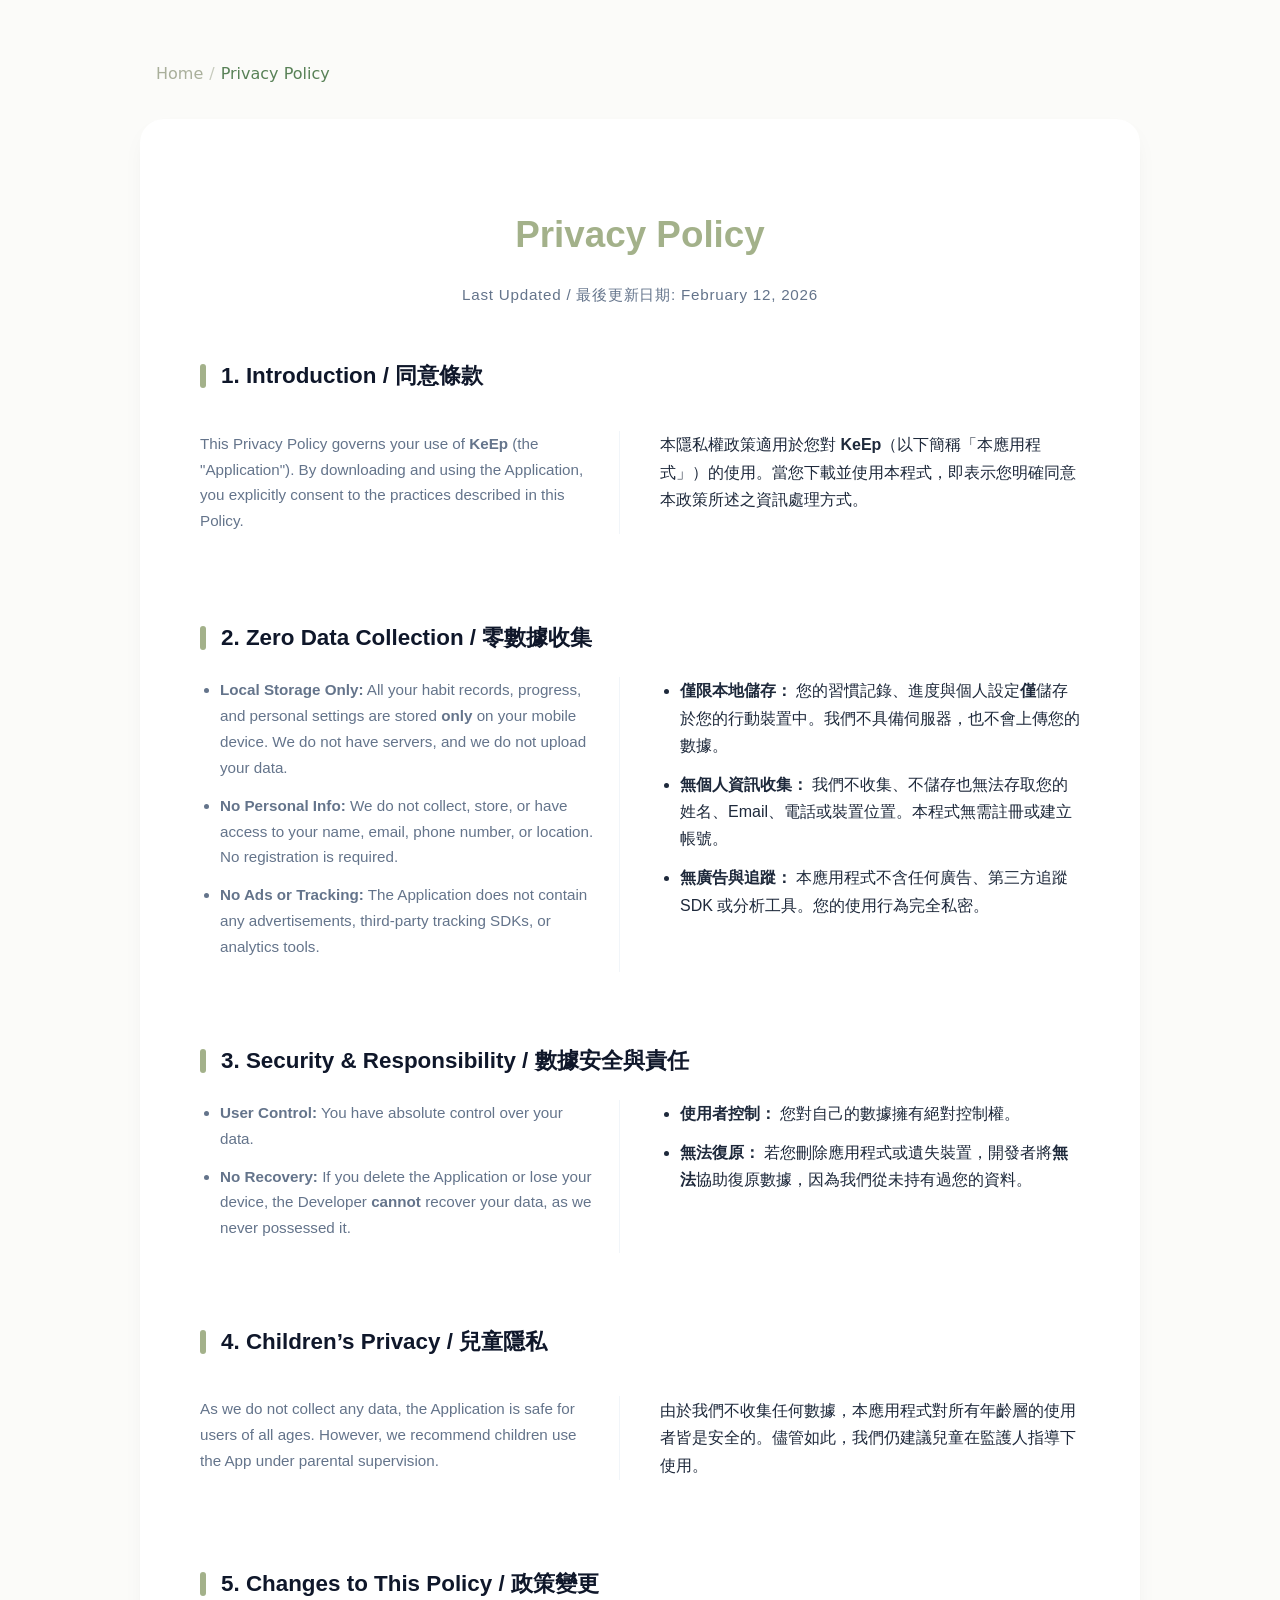
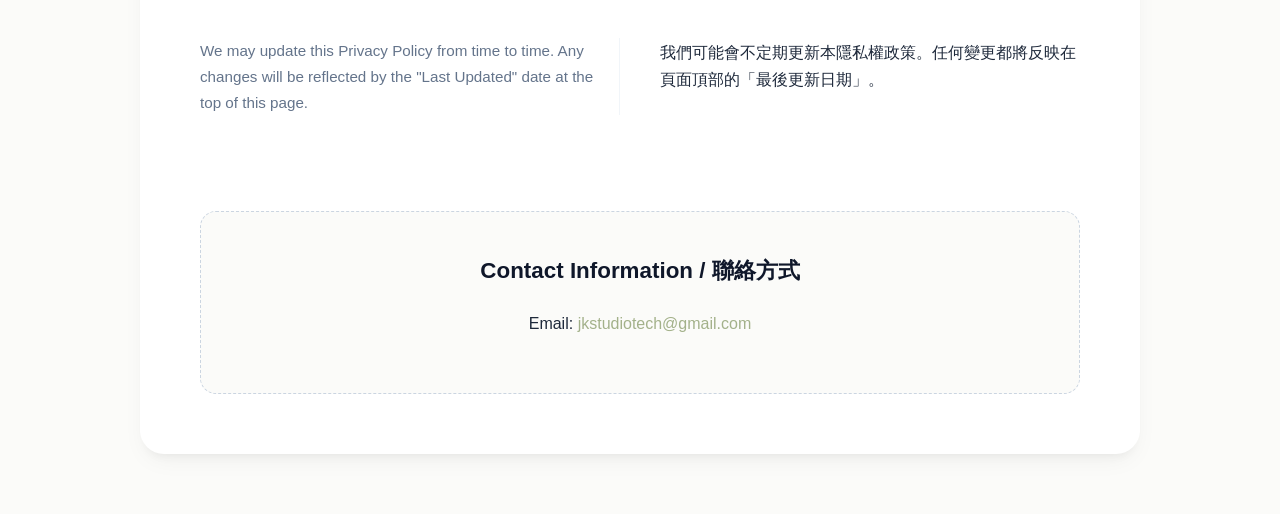
<file: privacy.html>
<!DOCTYPE html>
<html lang="zh-Hant">

<head>
    <meta charset="UTF-8">
    <meta name="viewport" content="width=device-width, initial-scale=1.0">
    <link rel="icon" href="favicon.ico" sizes="any">
    <title>KeEp - 植物式習慣養成App</title>
    <style>
        :root {
            --primary-gradient: #A3B18A;
            --text-main: #1e293b;
            --text-muted: #64748b;
            --bg-light: #FBFBF9;
            --card-shadow: 0 10px 25px -5px rgba(0, 0, 0, 0.05), 0 8px 10px -6px rgba(0, 0, 0, 0.05);
        }

        body {
            font-family: 'Inter', -apple-system, BlinkMacSystemFont, "Segoe UI", Roboto, sans-serif;
            line-height: 1.7;
            color: var(--text-main);
            max-width: 1000px;
            margin: 0 auto;
            padding: 60px 20px;
            background-color: var(--bg-light);
        }

        .container {
            background-color: #ffffff;
            padding: 60px;
            border-radius: 1.5rem;
            box-shadow: var(--card-shadow);
        }

        h1 {
            text-align: center;
            font-size: 2.3rem;
            font-weight: 800;
            background: var(--primary-gradient);
            -webkit-background-clip: text;
            -webkit-text-fill-color: transparent;
            margin-bottom: 10px;
            background-color: #A3B18A; /* Fallback */
        }

        .effective-date {
            text-align: center;
            color: var(--text-muted);
            font-size: 0.95rem;
            margin-bottom: 50px;
            letter-spacing: 0.05em;
        }

        h2 {
            font-size: 1.4rem;
            margin-top: 50px;
            margin-bottom: 20px;
            display: flex;
            align-items: center;
            color: #0f172a;
        }

        h2::before {
            content: "";
            display: inline-block;
            width: 6px;
            height: 24px;
            background: var(--primary-gradient);
            margin-right: 15px;
            border-radius: 10px;
        }

        .lang-pair {
            display: grid;
            grid-template-columns: 1fr 1fr;
            gap: 40px;
            margin-bottom: 20px;
            padding-bottom: 20px;
        }

        .lang-en {
            color: var(--text-muted);
            font-size: 0.95rem;
            border-right: 1px solid #f1f5f9;
            padding-right: 20px;
        }

        .lang-zh {
            color: var(--text-main);
            font-weight: 400;
        }

        ul {
            padding-left: 20px;
            margin: 0;
        }

        li {
            margin-bottom: 12px;
        }

        .contact-info {
            margin-top: 60px;
            padding: 40px;
            background: var(--bg-light);
            border-radius: 1rem;
            text-align: center;
            border: 1px dashed #cbd5e1;
        }

        .contact-info h2::before {
            display: none;
        }

        .contact-info h2 {
            justify-content: center;
            margin-top: 0;
            background: #0f172a;
            -webkit-background-clip: text;
            -webkit-text-fill-color: transparent;
            font-weight: 700;
        }

        a {
            color: #A3B18A;
            text-decoration: none;
            transition: opacity 0.2s;
            font-weight: 500;
        }

        a:hover {
            opacity: 0.8;
            text-decoration: underline;
        }

        @media (max-width: 850px) {
            .lang-pair {
                grid-template-columns: 1fr;
                gap: 15px;
            }

            .lang-en {
                border-right: none;
                border-bottom: 1px solid #f1f5f9;
                padding-right: 0;
                padding-bottom: 15px;
            }

            .container {
                padding: 30px 20px;
            }

            h1 {
                font-size: 2rem;
            }
        }

        .breadcrumb {
            max-width: 960px;
            padding: 0 16px;
            font-size: 16px;
            color: #A9AF9B;
            font-family: system-ui, -apple-system, BlinkMacSystemFont, "Segoe UI", sans-serif;
            margin-bottom: 20px;
        }

        .breadcrumb ol {
            list-style: none;
            display: flex;
            gap: 6px;
            padding: 0;
            margin: 0;
        }

        .breadcrumb a {
            color: #A9AF9B;
            text-decoration: none;
        }

        .breadcrumb a:hover {
            color: #588157;
        }

        .breadcrumb .current {
            color: #588157;
            font-weight: 500;
        }

        .breadcrumb-separator {
            color: #C7CBBE;
        }
    </style>
</head>

<body>
    <nav class="breadcrumb" aria-label="Breadcrumb">
        <ol>
            <li><a href="index.html">Home</a></li>
            <li class="breadcrumb-separator">/</li>
            <li class="current">Privacy Policy</li>
        </ol>
    </nav>

    <div class="container">
        <h1>Privacy Policy</h1>
        <p class="effective-date">Last Updated / 最後更新日期: February 12, 2026</p>

        <section>
            <h2>1. Introduction / 同意條款</h2>
            <div class="lang-pair">
                <p class="lang-en">This Privacy Policy governs your use of <strong>KeEp</strong> (the "Application"). By downloading and using the Application, you explicitly consent to the practices described in this Policy.</p>
                <p class="lang-zh">本隱私權政策適用於您對 <strong>KeEp</strong>（以下簡稱「本應用程式」）的使用。當您下載並使用本程式，即表示您明確同意本政策所述之資訊處理方式。</p>
            </div>
        </section>

        <section>
            <h2>2. Zero Data Collection / 零數據收集</h2>
            <div class="lang-pair">
                <div class="lang-en">
                    <ul>
                        <li><strong>Local Storage Only:</strong> All your habit records, progress, and personal settings are stored <strong>only</strong> on your mobile device. We do not have servers, and we do not upload your data.</li>
                        <li><strong>No Personal Info:</strong> We do not collect, store, or have access to your name, email, phone number, or location. No registration is required.</li>
                        <li><strong>No Ads or Tracking:</strong> The Application does not contain any advertisements, third-party tracking SDKs, or analytics tools.</li>
                    </ul>
                </div>
                <div class="lang-zh">
                    <ul>
                        <li><strong>僅限本地儲存：</strong> 您的習慣記錄、進度與個人設定<strong>僅</strong>儲存於您的行動裝置中。我們不具備伺服器，也不會上傳您的數據。</li>
                        <li><strong>無個人資訊收集：</strong> 我們不收集、不儲存也無法存取您的姓名、Email、電話或裝置位置。本程式無需註冊或建立帳號。</li>
                        <li><strong>無廣告與追蹤：</strong> 本應用程式不含任何廣告、第三方追蹤 SDK 或分析工具。您的使用行為完全私密。</li>
                    </ul>
                </div>
            </div>
        </section>

        <section>
            <h2>3. Security & Responsibility / 數據安全與責任</h2>
            <div class="lang-pair">
                <div class="lang-en">
                    <ul>
                        <li><strong>User Control:</strong> You have absolute control over your data.</li>
                        <li><strong>No Recovery:</strong> If you delete the Application or lose your device, the Developer <strong>cannot</strong> recover your data, as we never possessed it.</li>
                    </ul>
                </div>
                <div class="lang-zh">
                    <ul>
                        <li><strong>使用者控制：</strong> 您對自己的數據擁有絕對控制權。</li>
                        <li><strong>無法復原：</strong> 若您刪除應用程式或遺失裝置，開發者將<strong>無法</strong>協助復原數據，因為我們從未持有過您的資料。</li>
                    </ul>
                </div>
            </div>
        </section>

        <section>
            <h2>4. Children’s Privacy / 兒童隱私</h2>
            <div class="lang-pair">
                <p class="lang-en">As we do not collect any data, the Application is safe for users of all ages. However, we recommend children use the App under parental supervision.</p>
                <p class="lang-zh">由於我們不收集任何數據，本應用程式對所有年齡層的使用者皆是安全的。儘管如此，我們仍建議兒童在監護人指導下使用。</p>
            </div>
        </section>

        <section>
            <h2>5. Changes to This Policy / 政策變更</h2>
            <div class="lang-pair">
                <p class="lang-en">We may update this Privacy Policy from time to time. Any changes will be reflected by the "Last Updated" date at the top of this page.</p>
                <p class="lang-zh">我們可能會不定期更新本隱私權政策。任何變更都將反映在頁面頂部的「最後更新日期」。</p>
            </div>
        </section>

        <div class="contact-info">
            <h2>Contact Information / 聯絡方式</h2>
            <p>Email: <a href="mailto:jkstudiotech@gmail.com">jkstudiotech@gmail.com</a></p>
        </div>
    </div>
</body>

</html>
</file>
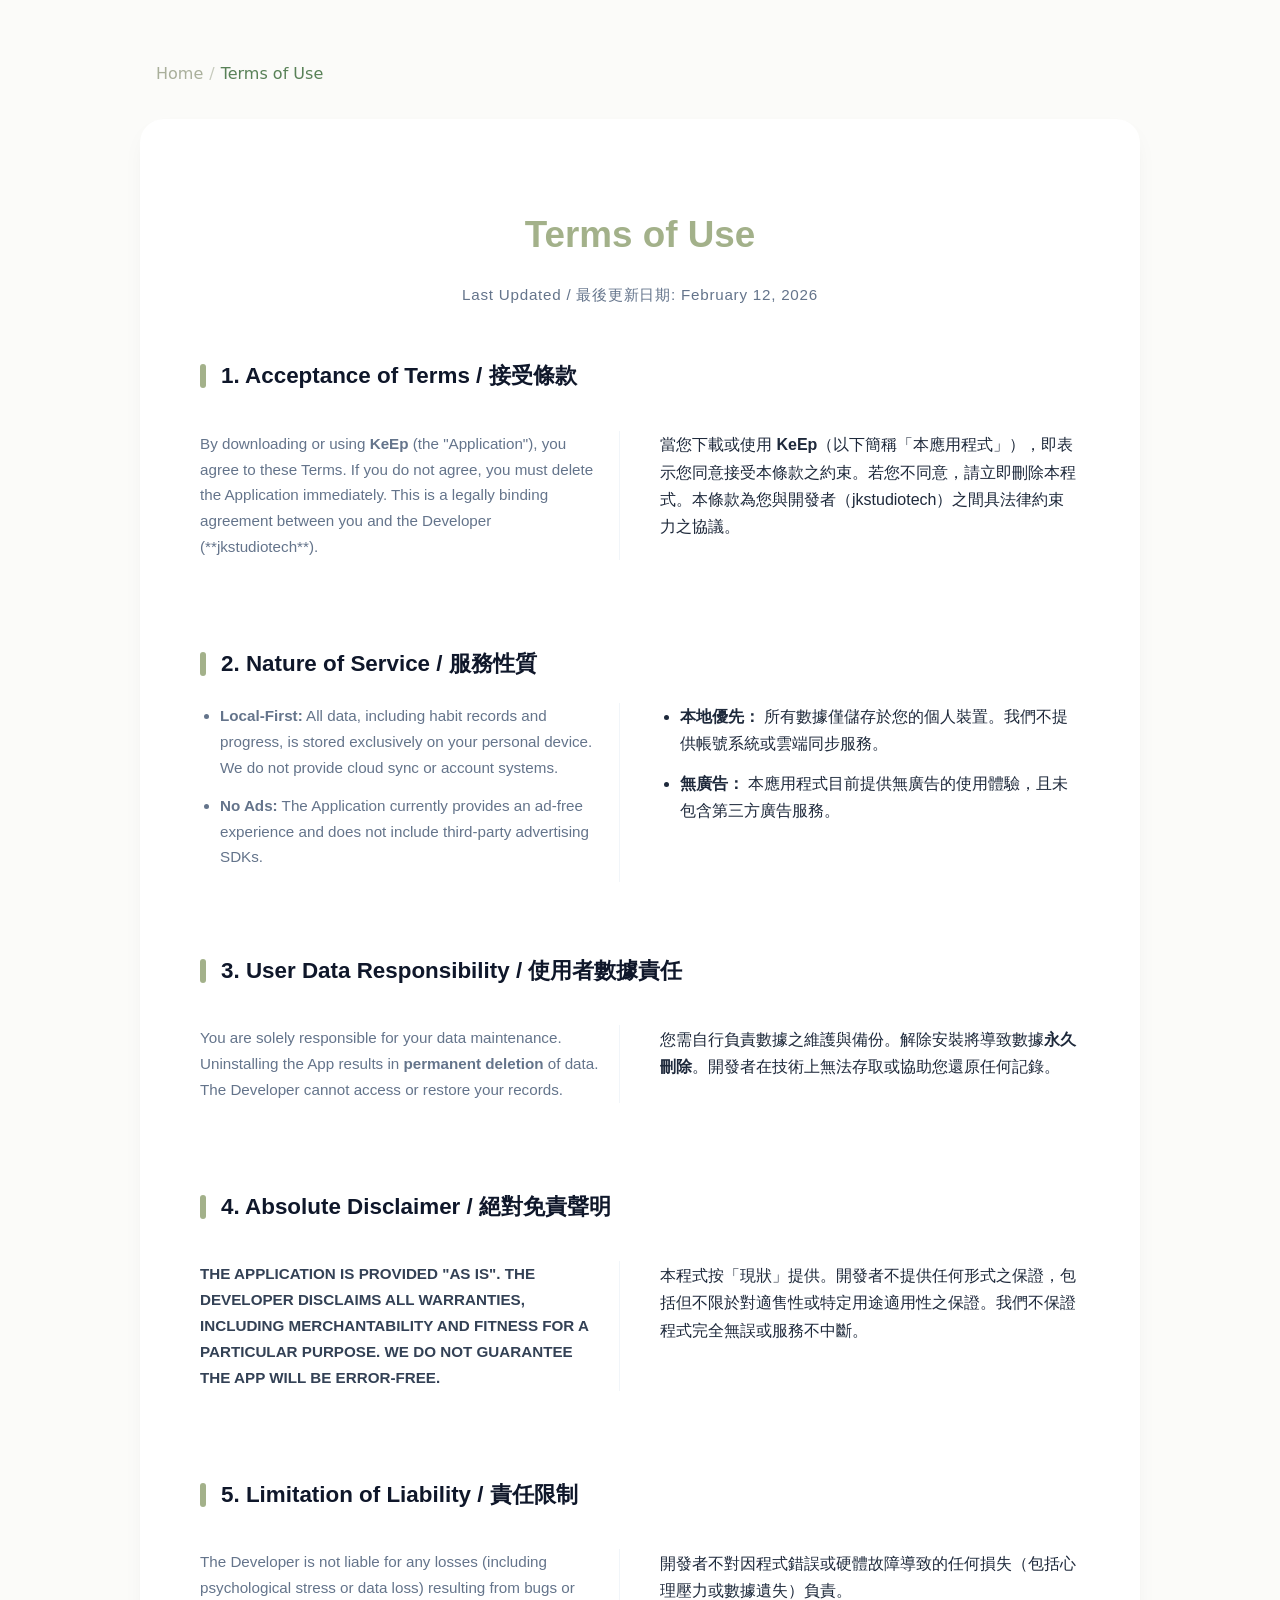
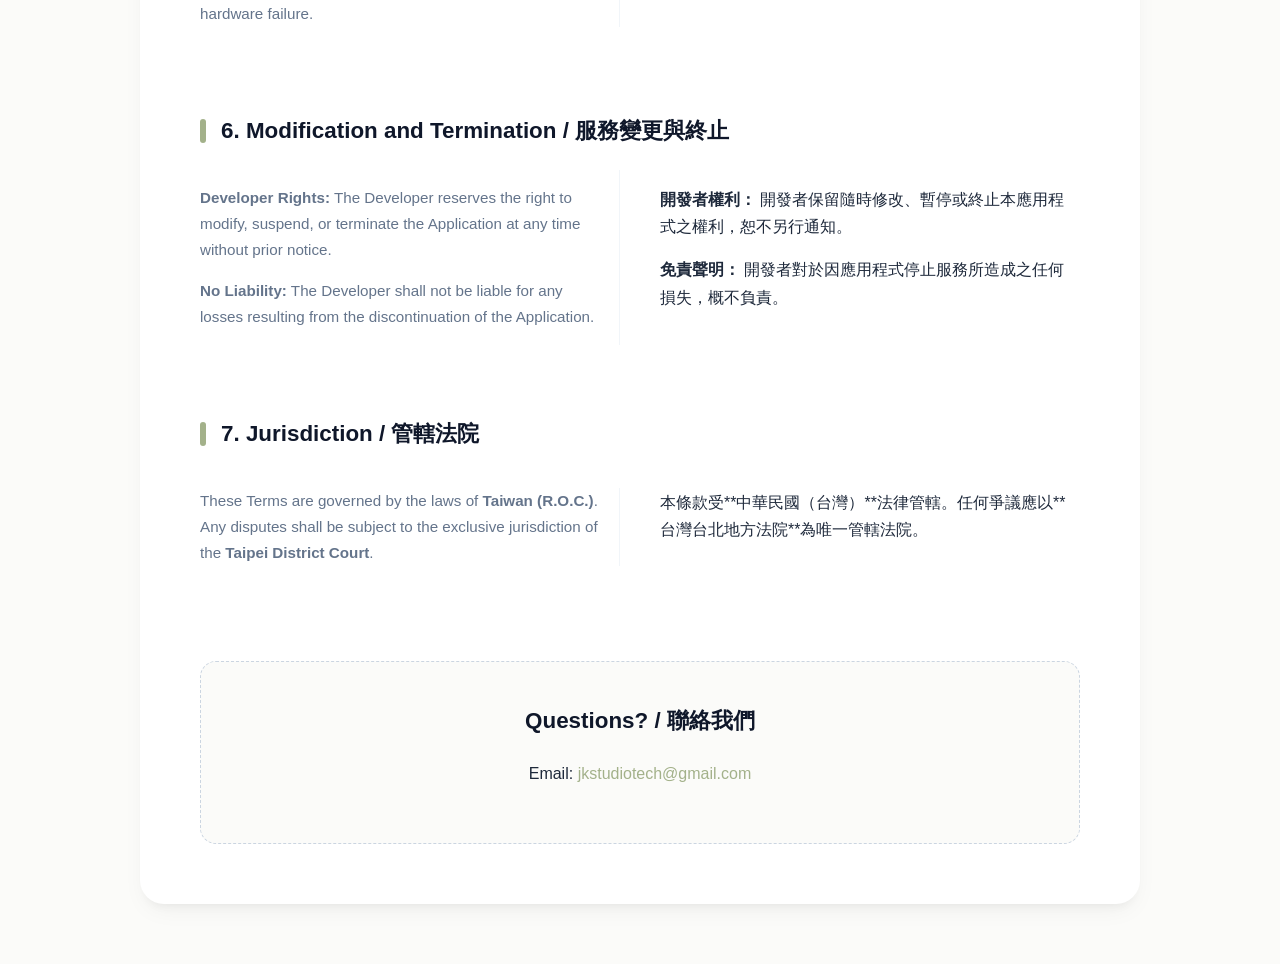
<file: terms.html>
<!DOCTYPE html>
<html lang="zh-Hant">

<head>
    <meta charset="UTF-8">
    <meta name="viewport" content="width=device-width, initial-scale=1.0">
    <link rel="icon" href="favicon.ico" sizes="any">
    <title>KeEp - 植物式習慣養成App</title>
    <style>
        :root {
            --primary-color: #A3B18A;
            --text-main: #1e293b;
            --text-muted: #64748b;
            --bg-light: #FBFBF9;
            --card-shadow: 0 10px 25px -5px rgba(0, 0, 0, 0.05), 0 8px 10px -6px rgba(0, 0, 0, 0.05);
        }

        body {
            font-family: 'Inter', -apple-system, BlinkMacSystemFont, "Segoe UI", Roboto, sans-serif;
            line-height: 1.7;
            color: var(--text-main);
            max-width: 1000px;
            margin: 0 auto;
            padding: 60px 20px;
            background-color: var(--bg-light);
        }

        .container {
            background-color: #ffffff;
            padding: 60px;
            border-radius: 1.5rem;
            box-shadow: var(--card-shadow);
        }

        h1 {
            text-align: center;
            font-size: 2.3rem;
            font-weight: 800;
            color: var(--primary-color);
            margin-bottom: 10px;
        }

        .effective-date {
            text-align: center;
            color: var(--text-muted);
            font-size: 0.95rem;
            margin-bottom: 50px;
            letter-spacing: 0.05em;
        }

        h2 {
            font-size: 1.4rem;
            margin-top: 50px;
            margin-bottom: 20px;
            display: flex;
            align-items: center;
            color: #0f172a;
        }

        h2::before {
            content: "";
            display: inline-block;
            width: 6px;
            height: 24px;
            background: var(--primary-color);
            margin-right: 15px;
            border-radius: 10px;
        }

        .lang-pair {
            display: grid;
            grid-template-columns: 1fr 1fr;
            gap: 40px;
            margin-bottom: 20px;
            padding-bottom: 20px;
        }

        .lang-en {
            color: var(--text-muted);
            font-size: 0.95rem;
            border-right: 1px solid #f1f5f9;
            padding-right: 20px;
        }

        .lang-zh {
            color: var(--text-main);
            font-weight: 400;
        }

        .disclaimer-caps {
            text-transform: uppercase;
            font-weight: 700;
            color: #334155;
        }

        ul {
            padding-left: 20px;
            margin: 0;
        }

        li {
            margin-bottom: 12px;
        }

        .contact-info {
            margin-top: 60px;
            padding: 40px;
            background: var(--bg-light);
            border-radius: 1rem;
            text-align: center;
            border: 1px dashed #cbd5e1;
        }

        .contact-info h2::before {
            display: none;
        }

        .contact-info h2 {
            justify-content: center;
            margin-top: 0;
            color: #0f172a;
            font-weight: 700;
        }

        a {
            color: var(--primary-color);
            text-decoration: none;
            transition: opacity 0.2s;
            font-weight: 500;
        }

        a:hover {
            opacity: 0.8;
            text-decoration: underline;
        }

        @media (max-width: 850px) {
            .lang-pair {
                grid-template-columns: 1fr;
                gap: 15px;
            }

            .lang-en {
                border-right: none;
                border-bottom: 1px solid #f1f5f9;
                padding-right: 0;
                padding-bottom: 15px;
            }

            .container {
                padding: 30px 20px;
            }

            h1 {
                font-size: 2rem;
            }
        }

        .breadcrumb {
            max-width: 960px;
            padding: 0 16px;
            font-size: 16px;
            color: #A9AF9B;
            font-family: system-ui, -apple-system, BlinkMacSystemFont, "Segoe UI", sans-serif;
            margin-bottom: 20px;
        }

        .breadcrumb ol {
            list-style: none;
            display: flex;
            gap: 6px;
            padding: 0;
            margin: 0;
        }

        .breadcrumb a {
            color: #A9AF9B;
            text-decoration: none;
        }

        .breadcrumb a:hover {
            color: #588157;
        }

        .breadcrumb .current {
            color: #588157;
            font-weight: 500;
        }

        .breadcrumb-separator {
            color: #C7CBBE;
        }
    </style>
</head>

<body>
    <nav class="breadcrumb" aria-label="Breadcrumb">
        <ol>
            <li><a href="index.html">Home</a></li>
            <li class="breadcrumb-separator">/</li>
            <li class="current">Terms of Use</li>
        </ol>
    </nav>
    <div class="container">
        <h1>Terms of Use</h1>
        <p class="effective-date">Last Updated / 最後更新日期: February 12, 2026</p>

        <section>
            <h2>1. Acceptance of Terms / 接受條款</h2>
            <div class="lang-pair">
                <p class="lang-en">By downloading or using <strong>KeEp</strong> (the "Application"), you agree to these Terms. If you do not agree, you must delete the Application immediately. This is a legally binding agreement between you and the Developer (**jkstudiotech**).</p>
                <p class="lang-zh">當您下載或使用 <strong>KeEp</strong>（以下簡稱「本應用程式」），即表示您同意接受本條款之約束。若您不同意，請立即刪除本程式。本條款為您與開發者（jkstudiotech）之間具法律約束力之協議。</p>
            </div>
        </section>

        <section>
            <h2>2. Nature of Service / 服務性質</h2>
            <div class="lang-pair">
                <ul class="lang-en">
                    <li><strong>Local-First:</strong> All data, including habit records and progress, is stored exclusively on your personal device. We do not provide cloud sync or account systems.</li>
                    <li><strong>No Ads:</strong> The Application currently provides an ad-free experience and does not include third-party advertising SDKs.</li>
                </ul>
                <ul class="lang-zh">
                    <li><strong>本地優先：</strong> 所有數據僅儲存於您的個人裝置。我們不提供帳號系統或雲端同步服務。</li>
                    <li><strong>無廣告：</strong> 本應用程式目前提供無廣告的使用體驗，且未包含第三方廣告服務。</li>
                </ul>
            </div>
        </section>

        <section>
            <h2>3. User Data Responsibility / 使用者數據責任</h2>
            <div class="lang-pair">
                <p class="lang-en">You are solely responsible for your data maintenance. Uninstalling the App results in <strong>permanent deletion</strong> of data. The Developer cannot access or restore your records.</p>
                <p class="lang-zh">您需自行負責數據之維護與備份。解除安裝將導致數據<strong>永久刪除</strong>。開發者在技術上無法存取或協助您還原任何記錄。</p>
            </div>
        </section>

        <section>
            <h2>4. Absolute Disclaimer / 絕對免責聲明</h2>
            <div class="lang-pair">
                <p class="lang-en disclaimer-caps">THE APPLICATION IS PROVIDED "AS IS". THE DEVELOPER DISCLAIMS ALL WARRANTIES, INCLUDING MERCHANTABILITY AND FITNESS FOR A PARTICULAR PURPOSE. WE DO NOT GUARANTEE THE APP WILL BE ERROR-FREE.</p>
                <p class="lang-zh">本程式按「現狀」提供。開發者不提供任何形式之保證，包括但不限於對適售性或特定用途適用性之保證。我們不保證程式完全無誤或服務不中斷。</p>
            </div>
        </section>

        <section>
            <h2>5. Limitation of Liability / 責任限制</h2>
            <div class="lang-pair">
                <p class="lang-en">The Developer is not liable for any losses (including psychological stress or data loss) resulting from bugs or hardware failure.</p>
                <p class="lang-zh">開發者不對因程式錯誤或硬體故障導致的任何損失（包括心理壓力或數據遺失）負責。</p>
            </div>
        </section>

        <section>
            <h2>6. Modification and Termination / 服務變更與終止</h2>
            <div class="lang-pair">
                <div class="lang-en">
                    <p><strong>Developer Rights:</strong> The Developer reserves the right to modify, suspend, or terminate the Application at any time without prior notice.</p>
                    <p><strong>No Liability:</strong> The Developer shall not be liable for any losses resulting from the discontinuation of the Application.</p>
                </div>
                <div class="lang-zh">
                    <p><strong>開發者權利：</strong> 開發者保留隨時修改、暫停或終止本應用程式之權利，恕不另行通知。</p>
                    <p><strong>免責聲明：</strong> 開發者對於因應用程式停止服務所造成之任何損失，概不負責。</p>
                </div>
            </div>
        </section>

        <section>
            <h2>7. Jurisdiction / 管轄法院</h2>
            <div class="lang-pair">
                <p class="lang-en">These Terms are governed by the laws of <strong>Taiwan (R.O.C.)</strong>. Any disputes shall be subject to the exclusive jurisdiction of the <strong>Taipei District Court</strong>.</p>
                <p class="lang-zh">本條款受**中華民國（台灣）**法律管轄。任何爭議應以**台灣台北地方法院**為唯一管轄法院。</p>
            </div>
        </section>

        <div class="contact-info">
            <h2>Questions? / 聯絡我們</h2>
            <p>Email: <a href="mailto:jkstudiotech@gmail.com">jkstudiotech@gmail.com</a></p>
        </div>
    </div>
</body>

</html>
</file>
